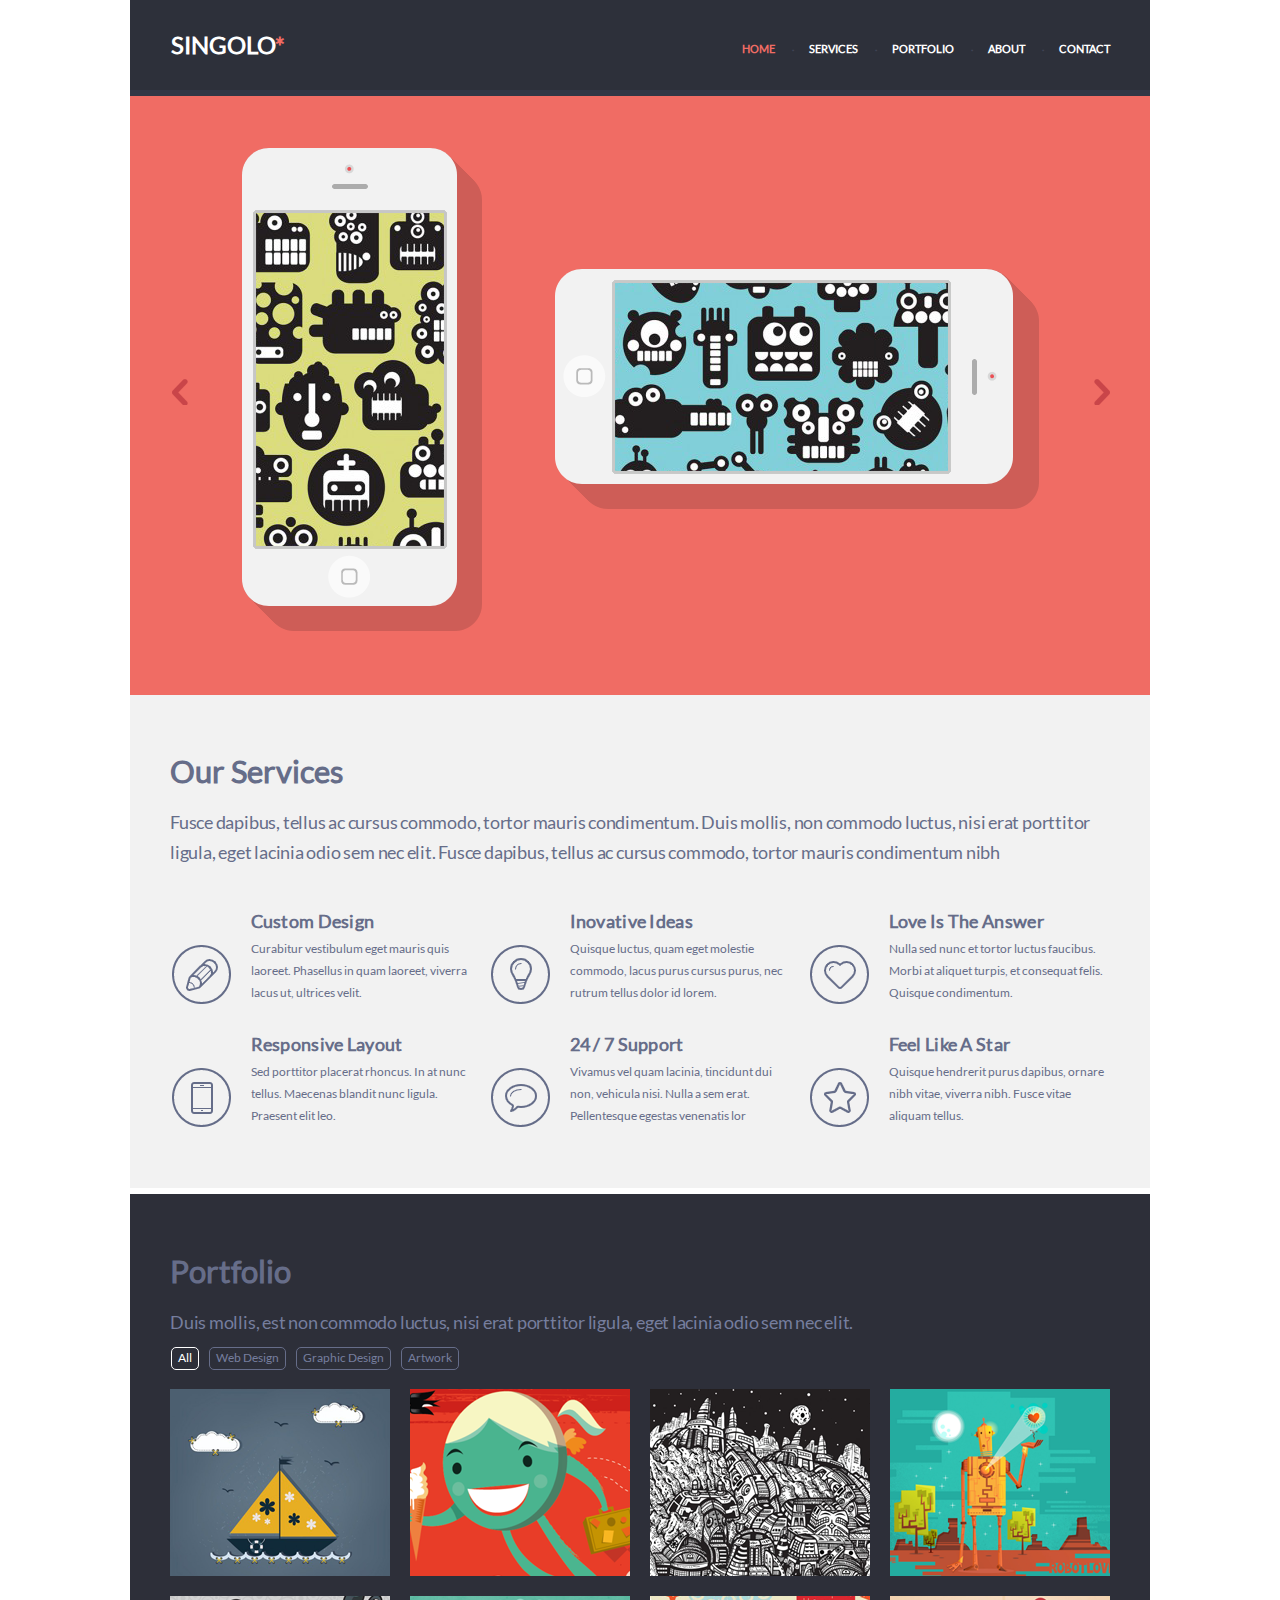
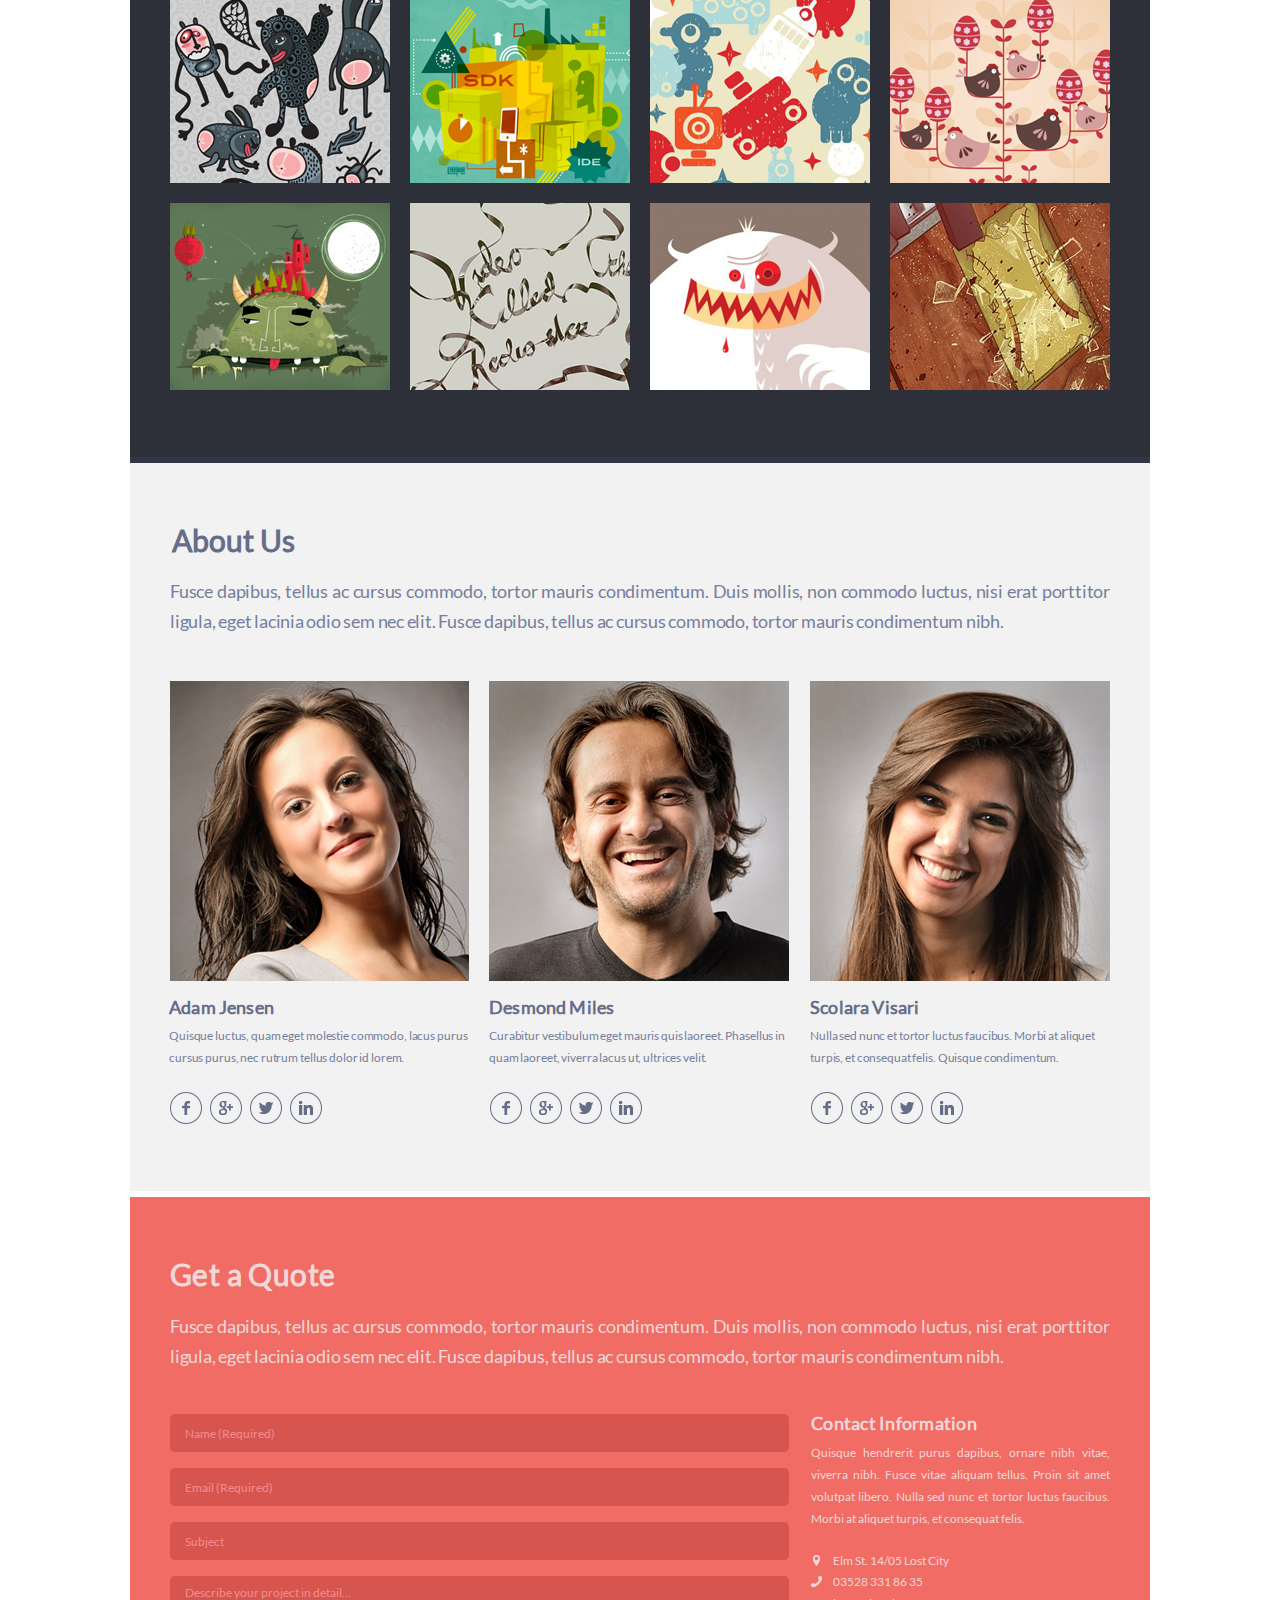
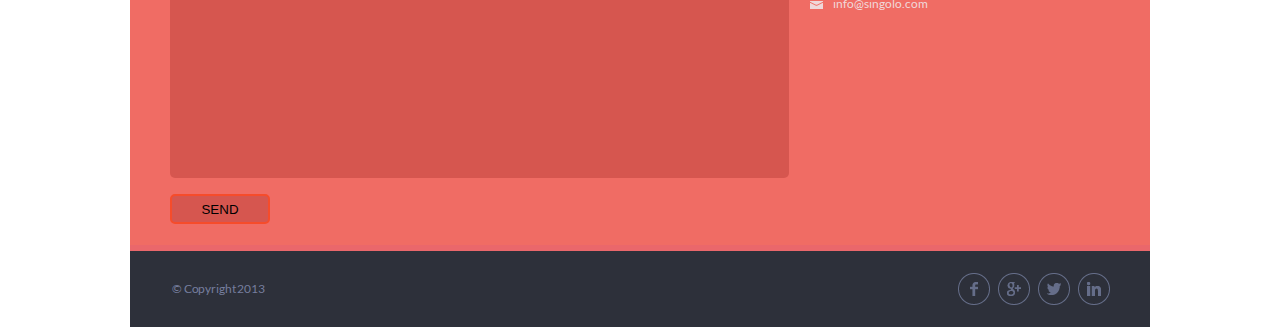
<file: index.html>
<!doctype html>
<html lang="en">
<head>
    <meta charset="UTF-8">
    <meta name="viewport" content="width=device-width, initial-scale=1">
    <meta http-equiv="X-UA-Compatible" content="ie=edge">
    <title>Singolo</title>
    <link rel="stylesheet" href="./assets/style.css">
    <link rel="stylesheet" href="./assets/fonts.css">
    <!-- <link href="https://fonts.googleapis.com/css?family=Lato&display=swap" rel="stylesheet">cсылка на шрифты -->
</head>
<body>
<div class="content-wrapper" id="content-wrapper">
    <div class="blackout_screen" id="screen"></div>
   <section id="header">
       <div class="header_container">
             <span class="hamburger" id="hamburger">
                 <span class="hamburger_line"></span>
             </span>
           <div class="header_logo" id="logo">
               <h1>Singolo</h1>
           </div>
           <ul class="header_nav" id="menu">
               <li class="header_nav-link"><a class="active" href="#header">Home</a></li>
               <li class="header_nav-link"><a href="#services">Services</a></li>
               <li class="header_nav-link"><a href="#portfolio">Portfolio</a></li>
               <li class="header_nav-link"><a href="#about_us">About</a></li>
               <li class="header_nav-link"><a href="#get_quote">Contact</a></li>
           </ul>
       </div>
       <header class="header">


    </header>
    <section class="slider_block">
        <div class="slider ">
            <div class="slides_container" id="slidesContainer">
                <div class="slide active">
                    <div class="iphone-left ">
                        <!--   <div id="btn_phone"></div> -->
                          <div id="display_phone_left" ></div>
                      </div>
                      <div class="iphone-right"></div>
                    <div id="display_phone_right" ></div>
                  </div>
                  <div class="slide" >
                      <img class="slide-2"  src="assets/img/Slide-2.png" alt="">
                  </div>
              </div>
              <div class="left-button" id="leftSliderBtn"></div>
              <div class="right-button" id="rightSliderBtn"></div>
             <div id="btn_phone_left"></div>
            <div id="btn_phone_right"></div>
        </div>
    </section>
   </section>
    <section class="services" id="services">
        <h2 class="services_header">Our Services</h2>
        <p class="services_description">
            Fusce dapibus, tellus ac cursus commodo, tortor mauris condimentum. Duis mollis, non commodo luctus, nisi erat porttitor
            ligula, eget lacinia odio sem nec elit. Fusce dapibus, tellus ac cursus commodo, tortor mauris condimentum nibh
        </p>
        <div class="services_block">
            <div class="content_block">
                <div class="icon pen"></div>
                <div class="services-text">
                    <h3>Custom Design</h3>
                    <p>
                        Curabitur vestibulum eget mauris quis <br>
                        laoreet. Phasellus in quam laoreet, viverra <br>
                        lacus ut, ultrices velit.
                    </p>
                </div>
            </div>
            <div class="content_block">
                <div class="icon light_bulb"></div>
                <div class="services-text">
                    <h3>Inovative Ideas</h3>
                    <p>
                        Quisque luctus, quam eget molestie <br>
                        commodo, lacus purus cursus purus, nec <br>
                        rutrum tellus dolor id lorem.
                    </p>
                </div>
            </div>
            <div class="content_block">
                <div class="icon heart"></div>
                <div class="services-text">
                    <h3>Love Is The Answer</h3>
                    <p>
                        Nulla sed nunc et tortor luctus faucibus. <br>
                        Morbi at aliquet turpis, et consequat felis. <br>
                        Quisque condimentum.
                    </p>
                </div>
            </div>
            <div class="content_block">
                <div class="icon phone"></div>
                <div class="services-text">
                    <h3>Responsive Layout</h3>
                    <p>
                        Sed porttitor placerat rhoncus. In at nunc <br>
                        tellus. Maecenas blandit nunc ligula. <br>
                        Praesent elit leo.
                    </p>
                </div>
            </div>
            <div class="content_block">
                <div class="icon support"></div>
                <div class="services-text">
                    <h3>24 / 7 Support</h3>
                    <p>
                        Vivamus vel quam lacinia, tincidunt dui <br>
                        non, vehicula nisi. Nulla a sem erat. <br>
                        Pellentesque egestas venenatis lor
                    </p>
                </div>
            </div>
            <div class="content_block">
                <div class="icon star"></div>
                <div class="services-text">
                    <h3>Feel Like A Star</h3>
                    <p>
                        Quisque hendrerit purus dapibus, ornare <br>
                        nibh vitae, viverra nibh. Fusce vitae <br>
                        aliquam tellus.
                    </p>
                </div>
            </div>
        </div>
    </section>
    <section class="portfolio_block" id="portfolio">
        <div class="portfolio_content">
            <h2 class="portfolio_header">Portfolio</h2>
            <p class="portfolio_description">Duis mollis, est non commodo luctus, nisi erat porttitor ligula,
                eget lacinia odio sem nec elit.</p>
        </div>
        <nav class="button_block" >
            <div class="portfolio_btn_wrapper" id="portfolio_button">
                <button class="button_portfolio active" type="button">All</button>
                <button class="button_portfolio" type="button">Web Design</button>
                <button class="button_portfolio" type="button">Graphic Design</button>
                <button class="button_portfolio" type="button">Artwork</button>
            </div>
        </nav>
        <div class="portfolio_icon_block" id="content_icon">
            <div class="icon_block"><img src="./assets/img/image1.png" alt=""></div>
            <div class="icon_block"><img src="./assets/img/image2.png" alt=""></div>
            <div class="icon_block"><img src="./assets/img/image3.png" alt=""></div>
            <div class="icon_block"><img src="./assets/img/image4.png" alt=""></div>
            <div class="icon_block"><img src="./assets/img/image5.png" alt=""></div>
            <div class="icon_block"><img src="./assets/img/image6.png" alt=""></div>
            <div class="icon_block"><img src="./assets/img/image7.png" alt=""></div>
            <div class="icon_block"><img src="./assets/img/image8.png" alt=""></div>
            <div class="icon_block"><img src="./assets/img/image9.png" alt=""></div>
            <div class="icon_block"><img src="./assets/img/image10.png" alt=""></div>
            <div class="icon_block"><img src="./assets/img/image11.png" alt=""></div>
            <div class="icon_block"><img src="./assets/img/image12.png" alt=""></div>
        </div>
    </section>
    <section class="about_us_block " id="about_us">
        <div class="header_about">
            <h2 class="about_us_header">About Us</h2>
            <p class="about_us_description">Fusce dapibus, tellus ac cursus commodo, tortor mauris condimentum.
                Duis mollis, non commodo luctus, nisi erat porttitor ligula,
                eget lacinia odio sem nec elit. Fusce dapibus, tellus ac cursus commodo,
                tortor mauris condimentum nibh.</p>
        </div>
        <div class="about_us_contact">
            <div class="about_us_content Jensen">
                <div class="icon_Adam_Jensen"></div>
                <div class="about_text">
                    <h3>Adam Jensen</h3>
                    <p>Quisque luctus, quam eget molestie commodo, lacus purus cursus purus, nec rutrum tellus dolor id lorem. </p>
                </div>
                <div class="social_networks">
                    <div class="icon_facebook"></div>
                    <div class="icon_google"></div>
                    <div class="icon_twitter"></div>
                    <div class="icon_linkedIn"></div>
                </div>
            </div>
            <div class="about_us_content Desmond">
                <div class="icon_desmond_miles"></div>
                <div class="about_text" >
                    <h3>Desmond Miles</h3>
                    <p>Curabitur vestibulum eget mauris quis laoreet. Phasellus in quam laoreet, viverra lacus ut, ultrices velit.</p>
                </div>
                <div class="social_networks">
                    <div class="icon_facebook"></div>
                    <div class="icon_google"></div>
                    <div class="icon_twitter"></div>
                    <div class="icon_linkedIn"></div>
                </div>
            </div>
            <div class="about_us_content">
                <div class="icon_scolara_visari"></div>
                <div class="about_text">
                    <h3>Scolara Visari</h3>
                    <p>Nulla sed nunc et tortor luctus faucibus. Morbi at aliquet turpis, et consequat felis. Quisque condimentum.</p>
                </div>
                <div class="social_networks">
                    <div class="icon_facebook"></div>
                    <div class="icon_google"></div>
                    <div class="icon_twitter"></div>
                    <div class="icon_linkedIn"></div>
                </div>
            </div>
        </div>
    </section>
    <section class="get_quote" id="get_quote">
<div class="get_quote_wrapper">
    <div class="get_quote__content">

            <h1 class="get_heading">Get a Quote</h1>
            <p class="get_description">
                Fusce dapibus, tellus ac cursus commodo, tortor mauris condimentum.
                Duis mollis, non commodo luctus, nisi erat porttitor ligula, eget lacinia odio sem nec elit.
                Fusce dapibus, tellus ac cursus commodo,
                tortor mauris condimentum nibh.
            </p>

    </div>
  <div class="contact_form">
      <div class="block_form">
          <form method="post" id="contactForm" >
              <input type="text" name="name" placeholder="Name (Required)" required>
              <input type="email" name="email" placeholder="Email (Required)" required>
              <input type="text" name="subject" id="subject" placeholder="Subject">
              <textarea name="message" id="describe" placeholder="Describe your project in detail..." ></textarea>
              <button class="button" type="submit" id="blockFormBtn">SEND</button>
          </form>
          <div id="message_block" class="hidden">
              <div id="message" >
              <p>The letter was sent</p>
              <p>Subject:<span id="subject_result"></span></p>
              <p>Description:<span id="describe_result"></span></p>
              <button class="button" type="button" id="close_btn">close</button>
              </div>
          </div>
      </div>
      <div class="contact_information">
          <h2 class="contact_header">Contact Information</h2>
          <p class="contact_description">
              Quisque hendrerit purus dapibus, ornare nibh vitae,
              viverra  nibh. Fusce vitae aliquam tellus. Proin sit amet volutpat libero.
              Nulla sed nunc et tortor luctus faucibus. Morbi at aliquet turpis,
              et consequat felis.</p>
          <div class="location">
              <div class="location_icon"></div>
              <p>Elm St. 14/05 Lost City</p></div>
          <div class="phone_number">
              <div class="phone_icon"></div>
              <a class="phone" href="tel:035283318635">03528 331 86 35</a>
          </div>
          <div class="mail">
              <div class="email_icon"></div>
              <a class="email" href="mailto:info@singolo.com">info@singolo.com</a>
          </div>
     </div>

    </div>
</div>
    </section>
<footer id="footer">
    <div class="footer_wrapper">
    <div class="copyright">&copy; Copyright 2013</div>
    <div class="Social_Media">
        <div class="social_facebook"></div>
        <div class="social_google"></div>
        <div class="social_twitter"></div>
        <div class="social_linkedIn"></div>
    </div>
    </div>
</footer>
    <script src="script.js"></script>
</div>
</body>
</file>
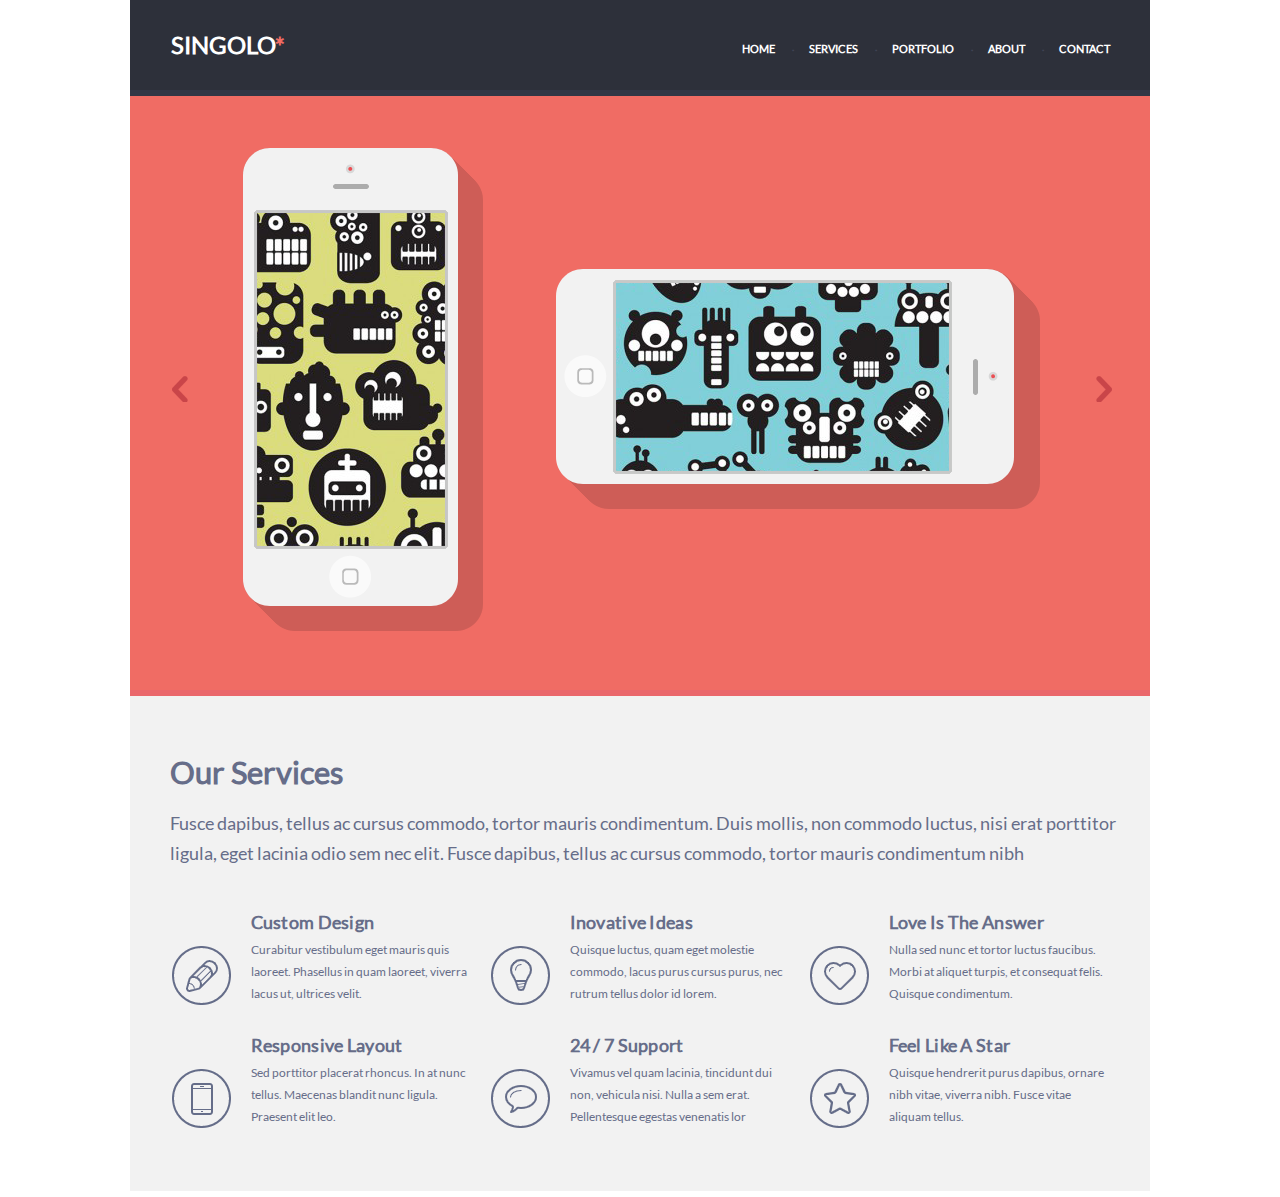
<file: singolo1.html>
<!doctype html>
<html lang="en">
<head>
    <meta charset="UTF-8">
    <meta name="viewport"
          content="width=device-width, user-scalable=no, initial-scale=1.0, maximum-scale=1.0, minimum-scale=1.0">
    <meta http-equiv="X-UA-Compatible" content="ie=edge">
    <title>Singolo</title>
    <link rel="stylesheet" href="./assets/singolo1.css">
    <link rel="stylesheet" href="./assets/fonts.css">
   <!-- <link href="https://fonts.googleapis.com/css?family=Lato&display=swap" rel="stylesheet">cсылка на шрифты -->
</head>
<body>
<div class="content-wrapper">
    <header class="header">
        <div class="header_logo">
            <h1>Singolo</h1>
        </div>
        <ul class="header_nav">
            <li class="header_nav-link"><a href="#">Home</a></li>
            <li class="header_nav-link"><a href="#services">Services</a></li>
            <li class="header_nav-link"><a href="#">Portfolio</a></li>
            <li class="header_nav-link"><a href="#">About</a></li>
            <li class="header_nav-link"><a href="#">Contact</a></li>
        </ul>
    </header>
    <section class="slider">
        <div class="left-button"></div>
        <div class="iphone-left"></div>
        <div class="iphone-right"></div>
        <div class="right-button"></div>
    </section>
    <section class="services" id="services">
        <h2 class="services_header">Our Services</h2>
        <p class="services_description">
            Fusce dapibus, tellus ac cursus commodo, tortor mauris condimentum. Duis mollis, non commodo luctus, nisi erat porttitor <br>
            ligula, eget lacinia odio sem nec elit. Fusce dapibus, tellus ac cursus commodo, tortor mauris condimentum nibh
        </p>
        <div class="services_block">
            <div class="content_block">
                <div class="icon pen"></div>
                <div class="services-text">
                    <h3>Custom Design</h3>
                    <p>
                        Curabitur vestibulum eget mauris quis <br>
                        laoreet. Phasellus in quam laoreet, viverra <br>
                        lacus ut, ultrices velit.
                    </p>
                </div>
            </div>
            <div class="content_block">
                <div class="icon light_bulb"></div>
                <div class="services-text">
                    <h3>Inovative Ideas</h3>
                    <p>
                        Quisque luctus, quam eget molestie <br>
                        commodo, lacus purus cursus purus, nec <br>
                        rutrum tellus dolor id lorem.
                    </p>
                </div>
            </div>
            <div class="content_block">
                <div class="icon heart"></div>
                <div class="services-text">
                    <h3>Love Is The Answer</h3>
                    <p>
                        Nulla sed nunc et tortor luctus faucibus. <br>
                        Morbi at aliquet turpis, et consequat felis. <br>
                        Quisque condimentum.
                    </p>
                </div>
            </div>
            <div class="content_block">
                <div class="icon phone"></div>
                <div class="services-text">
                    <h3>Responsive Layout</h3>
                    <p>
                        Sed porttitor placerat rhoncus. In at nunc <br>
                        tellus. Maecenas blandit nunc ligula. <br>
                        Praesent elit leo.
                    </p>
                </div>
            </div>
            <div class="content_block">
                <div class="icon support"></div>
                <div class="services-text">
                    <h3>24 / 7 Support</h3>
                    <p>
                        Vivamus vel quam lacinia, tincidunt dui <br>
                        non, vehicula nisi. Nulla a sem erat. <br>
                        Pellentesque egestas venenatis lor
                    </p>
                </div>
            </div>
            <div class="content_block">
                <div class="icon star"></div>
                <div class="services-text">
                    <h3>Feel Like A Star</h3>
                    <p>
                        Quisque hendrerit purus dapibus, ornare <br>
                        nibh vitae, viverra nibh. Fusce vitae <br>
                        aliquam tellus.
                    </p>
                </div>
            </div>
        </div>
    </section>
</div>
</body>
</file>
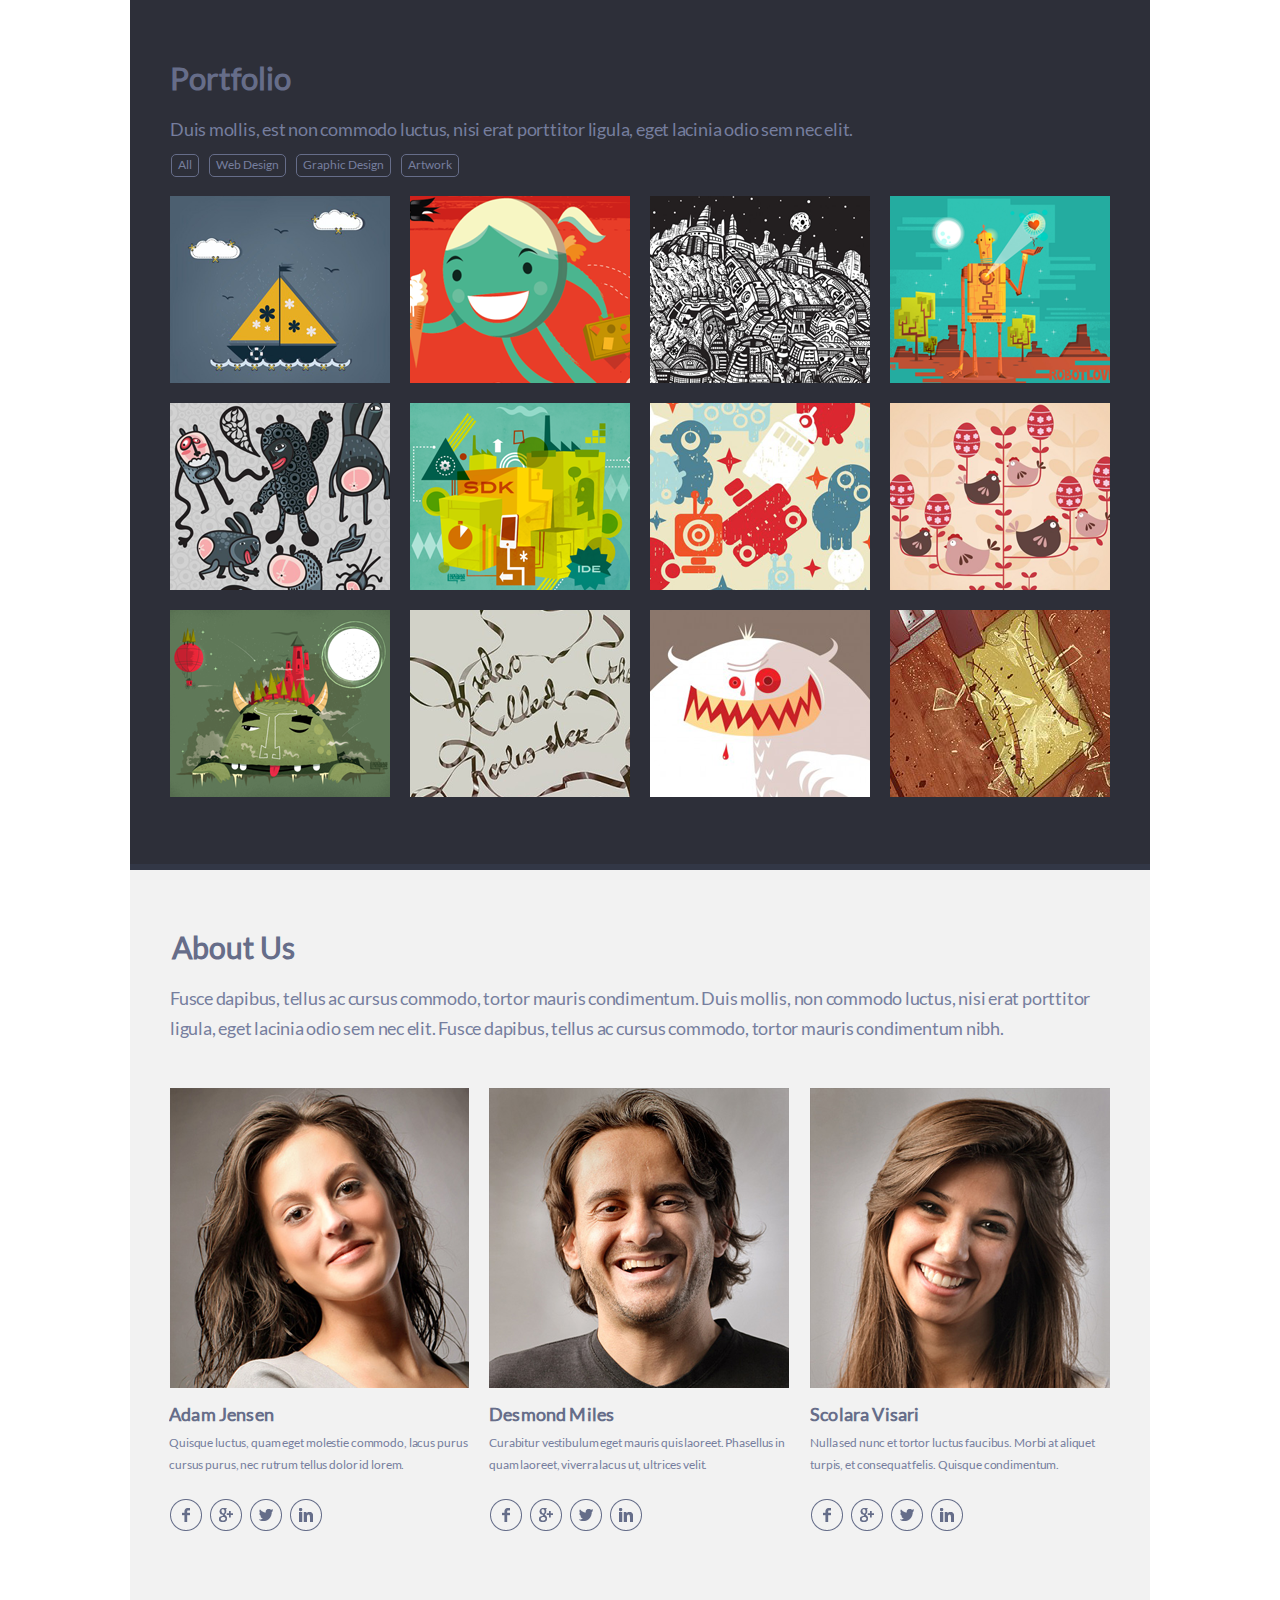
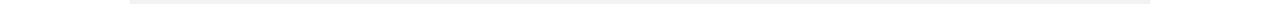
<file: singolo2.html>
<!doctype html>
<html lang="en">
<head>
    <meta charset="UTF-8">
    <meta name="viewport"
          content="width=device-width, user-scalable=no, initial-scale=1.0, maximum-scale=1.0, minimum-scale=1.0">
    <meta http-equiv="X-UA-Compatible" content="ie=edge">
    <title>Singolo</title>
    <link rel="stylesheet" href="./assets/singolo2.css">
    <link rel="stylesheet" href="./assets/fonts.css">
   <!-- <link href="https://fonts.googleapis.com/css?family=Lato&display=swap" rel="stylesheet">cсылка на шрифты -->
</head>
<body>
<div class="content-wrapper">

    <section class="portfolio_block">
        <div class="portfolio_content">
            <h2 class="portfolio_header">Portfolio</h2>
            <p class="portfolio_description">Duis mollis, est non commodo luctus, nisi erat porttitor ligula,
                eget lacinia odio sem nec elit.</p>
            </div>
<nav class="button_block">
    <ul class="button_portfolio">
        <li class="button_content all">All</li>
        <li class="button_content web_design">Web Design</li>
        <li class="button_content ">Graphic Design</li>
        <li class="button_content">Artwork</li>
    </ul>
</nav>
        <div class="portfolio_icon_block">
            <div class="content_icon_1 icon_block"></div>
            <div class="content_icon_2 icon_block"></div>
            <div class="content_icon_3 icon_block"></div>
            <div class="content_icon_4 icon_block"></div>
            <div class="content_icon_5 icon_block"></div>
            <div class="content_icon_6 icon_block"></div>
            <div class="content_icon_7 icon_block"></div>
            <div class="content_icon_8 icon_block"></div>
            <div class="content_icon_9 icon_block"></div>
            <div class="content_icon_10 icon_block"></div>
            <div class="content_icon_11 icon_block"></div>
            <div class="content_icon_12 icon_block"></div>
        </div>
    </section>
    <section class="about_us_block ">
          <div class="header_about">
              <h2 class="about_us_header">About Us</h2>
            <p class="about_us_description">Fusce dapibus, tellus ac cursus commodo, tortor mauris condimentum.
                Duis mollis, non commodo luctus, nisi erat porttitor ligula,
                eget lacinia odio sem nec elit. Fusce dapibus, tellus ac cursus commodo,
                tortor mauris condimentum nibh.</p>
          </div>
    <div class="about_us_contact">
    <div class="about_us_content Jensen">
        <div class="icon_Adam_Jensen"></div>
        <div class="about_text">
            <h3>Adam Jensen</h3>
            <p>Quisque luctus, quam eget molestie commodo, lacus purus cursus purus, nec rutrum tellus dolor id lorem. </p>
        </div>
        <div class="social_networks">
        <div class="icon_facebook"></div>
        <div class="icon_google"></div>
        <div class="icon_twitter"></div>
        <div class="icon_linkedIn"></div>
        </div>
    </div>
    <div class="about_us_content Desmond">
        <div class="icon_desmond_miles"></div>
        <div class="about_text" >
            <h3>Desmond Miles</h3>
            <p>Curabitur vestibulum eget mauris quis laoreet. Phasellus in quam laoreet, viverra lacus ut, ultrices velit.</p>
        </div>
        <div class="social_networks">
        <div class="icon_facebook"></div>
        <div class="icon_google"></div>
        <div class="icon_twitter"></div>
        <div class="icon_linkedIn"></div>
        </div>
    </div>
    <div class="about_us_content">
        <div class="icon_scolara_visari"></div>
        <div class="about_text">
            <h3>Scolara Visari</h3>
            <p>Nulla sed nunc et tortor luctus faucibus. Morbi at aliquet turpis, et consequat felis. Quisque condimentum.</p>
        </div>
       <div class="social_networks">
           <div class="icon_facebook"></div>
        <div class="icon_google"></div>
        <div class="icon_twitter"></div>
        <div class="icon_linkedIn"></div>
       </div>
    </div>
</div>
    </section>
</div>
</body>
</file>
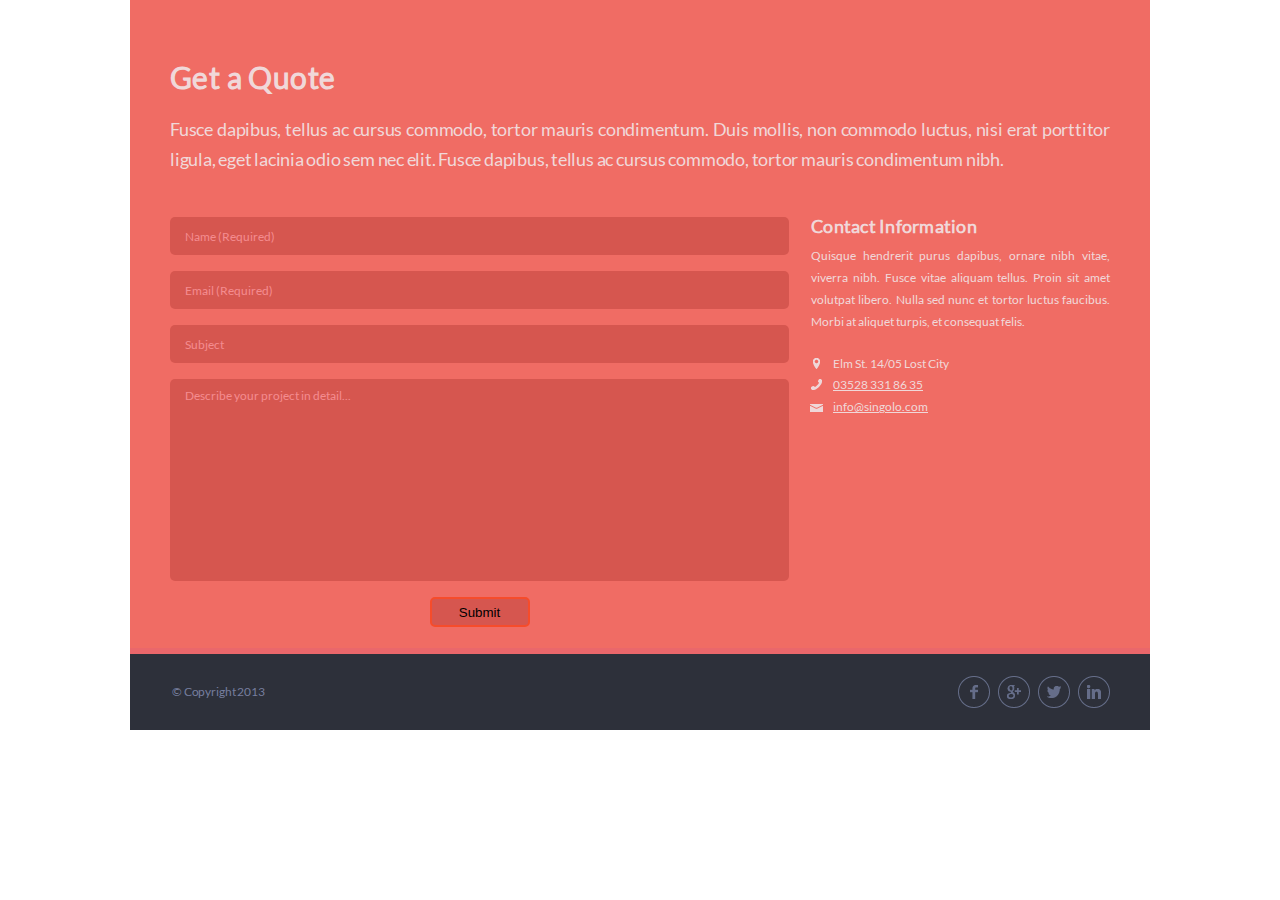
<file: singolo3.html>
<!doctype html>
<html lang="en">
<head>
    <meta charset="UTF-8">
    <meta name="viewport"
          content="width=device-width, user-scalable=no, initial-scale=1.0, maximum-scale=1.0, minimum-scale=1.0">
    <meta http-equiv="X-UA-Compatible" content="ie=edge">
    <title>Singolo</title>
    <link rel="stylesheet" href="./assets/singolo3.css">
    <link rel="stylesheet" href="./assets/fonts.css">
    <!-- <link href="https://fonts.googleapis.com/css?family=Lato&display=swap" rel="stylesheet">cсылка на шрифты -->
</head>
<body>
<div class="content-wrapper">
    <section class="get_quote">
<div class="get_quote_wrapper">
    <div class="get_quote__content">

            <h1 class="get_heading">Get a Quote</h1>
            <p class="get_description">
                Fusce dapibus, tellus ac cursus commodo, tortor mauris condimentum.
                Duis mollis, non commodo luctus, nisi erat porttitor ligula, eget lacinia odio sem nec elit.
                Fusce dapibus, tellus ac cursus commodo,
                tortor mauris condimentum nibh.
            </p>

    </div>
  <div class="contact_form">
      <div class="block_form">
          <form method="post" >
              <input type="text" name="name" placeholder="Name (Required)" required>
              <input type="email" name="email" placeholder="Email (Required)" required>
              <input type="text" name="subject" placeholder="Subject">
              <textarea name="message" placeholder="Describe your project in detail..." ></textarea>
              <button type="submit" formmethod="POST">Submit</button>
          </form>
      </div>
      <div class="contact_information">
          <h2 class="contact_header">Contact Information</h2>
          <p class="contact_description">
              Quisque hendrerit purus dapibus, ornare nibh vitae,
              viverra  nibh. Fusce vitae aliquam tellus. Proin sit amet volutpat libero.
              Nulla sed nunc et tortor luctus faucibus. Morbi at aliquet turpis,
              et consequat felis.</p>
          <div class="location">
              <div class="location_icon"></div>
              <p>Elm St. 14/05 Lost City</p></div>
          <div class="phone_number">
              <div class="phone_icon"></div>
              <a class="phone" href="tel:035283318635">03528 331 86 35</a>
          </div>
          <div class="mail">
              <div class="email_icon"></div>
              <a class="email" href="mailto:info@singolo.com">info@singolo.com</a>
          </div>
     </div>

    </div>
</div>
    </section>
<footer>
    <div class="footer_wrapper">
    <div class="copyright">&copy; Copyright 2013</div>
    <div class="Social_Media">
        <div class="social_facebook"></div>
        <div class="social_google"></div>
        <div class="social_twitter"></div>
        <div class="social_linkedIn"></div>
    </div>
    </div>
</footer>
</div>
</body>
</file>
<file: assets/style.css>
* {
    margin: 0;
    padding: 0;
    scroll-behavior: smooth;
}
.blackout_screen{
    position: fixed;
    top: 0;
    left: 0;
    width: 100%;
    height: 100%;
    align-items: center;
    justify-content: center;
    background-color: #000000a6;
    z-index: 3;
    display: none;
}
.content-wrapper {
    max-width: 1020px;
    margin: 0 auto;
}
.header {
    height:   90px ;
    background-color: #2d303a;
    border-bottom: 6px solid #323746;
    color: white;

}
.header_container{
    position:fixed;
    z-index: 101;
    max-width: 1020px;
    width: 100%;
    height:90px;
    display: flex;
    justify-content: space-between;
    align-items: center;
    background-color: #2d303a;
    overflow: hidden;
    text-overflow: ellipsis;
    border-bottom: 6px solid #323746;

}
.header_logo{
    display: flex;
    font-weight: bold;
    margin-left: 41px;
    color: white;
}
.header_logo h1 {
    position: relative;
    font-size: 24px;
    line-height: 20px;
    font-family: "Lato";
    font-weight: bold;
    text-transform: uppercase;
}
.header_logo h1::after{
    content: '*';
    color: #f06c64;

}
.header_nav{
    display: flex;
    justify-content: space-between;
    padding-right: 33px;
}
.header_nav li:not(:last-child) {

}
.header_nav-link {
    list-style-type:none;
    font-size: 11px;
    font-family: "Lato";
    font-weight: bold;
    text-transform: uppercase;
    margin: 6px 7px 0 27px;
}

.header_nav li:not(:first-child) ::before{
    content:".";
    position: absolute;
    color: #404455;
    margin: -2px -17px;
}
a{
    color: white;
    text-decoration: none;

}
a.active {
    color: #f06c64;
}
/* SLIDER START*/
.slider_block{
    width: 100%;
}
.slider {
    height: 599px;
    position: relative;
    overflow: hidden;
    display: flex;
    top: 50%;
    left: 50%;
    width: 100%;
    text-align: center;
    transform: translate(-50%, 0%);
}

.slides_container {
    position: relative;
    width: 100%;
    overflow: hidden;
    background: #f06c64;

}
.slide {
    position: absolute;
    left: 0;
    width: 100%;
    height: 594px;
    justify-content: center;
    align-items: center;
    display: none;
    animation: 0.5s ease-in-out;
    margin: 0 auto;
}
.slide-2{
    width: 100%;
    height: 100%;
    background: #648BF0;
    border-bottom:6px solid #648BF0}
.slide.active {
    display:block;
    position: absolute;
}
.left-button{
    position: absolute;
    left: 42px;
    top: calc(50% - 17px);
    background-image: url('./img/chev1.png') ;
    height: 26px;
    width: 16px;
}
.left-button:hover {
    cursor:pointer;
    -webkit-transform: scale(1.2);
    -ms-transform: scale(1.2);
    transform: scale(1.2);
}
.right-button{
    position: absolute;
    right: 40px;
    top: calc(50% - 17px);
    background-image: url('./img/chev.png') ;
    height: 26px;
    width: 16px;
}
.right-button:hover {
    cursor:pointer;
    -webkit-transform: scale(1.2);
    -ms-transform: scale(1.2);
    transform: scale(1.2);
}
.iphone-left {
    background-image: url("./img/iphone-left.png") ;
    background-repeat: no-repeat;
    width: 546px;
    height: 488px;
    margin: 52px 0 0 112px;
    position: absolute;

}
#btn_phone_left{
    position: absolute;
    width: 43px;
    height: 43px;
    border-radius: 50%;
    /*   margin: 409px 0 0 86px;*/
      margin: 461px 0 0 199px;
}
.displayPhone_left{
    width: 188px;
    height: 333px;
    position: absolute;
    margin: 65px 0 0 14px;
    background: black;
}
.iphone-right{
    background-image: url("./img/iphone-right.png");
    background-repeat: no-repeat;
    width: 546px;
    height: 488px;
    margin: 173px 0 0 425px;
    position: absolute;
}
#btn_phone_right{
    position: absolute;
    width: 43px;
    height: 43px;
    border-radius: 50%;
    margin: 259px 0 0 433px;
}
.displayPhone_right{
    width:333px;
    height: 188px;
    position: absolute;
    margin: 187px 0 0 485px;
    background: black;
}

.to-left {
    animation-name: left;
}

.from-right {
    animation-name: right;
}

.to-right {
    animation-name: right;
    animation-direction: reverse;
}

.from-left {
    animation-name: left;
    animation-direction: reverse;
}

@keyframes left {
    from {
        left: 0;
    }
    to {
        left: -100%;
    }
}

@keyframes right {
    from {
        left: 100%;
    }
    to {
        left: 0;
    }
}

.services{
    width: 100%;
    height: 493px;
    background: #f2f2f2;
    border-bottom: 6px solid #ffffff;

}
.services h2{
    font-family: "Lato";
    font-size: 31px;
    font-weight: 900;
    color: #666d89;
}
.services_description{
    font-family: "Lato";
    font-size: 18px;
    font-weight:300 ;
    color: #666d89 ;
    line-height: 30px;
    padding-top: 17px  ;
    margin: 0 40px;
    letter-spacing: -0.012em;

}
.services_header{
    padding-top: 57px;
    padding-left: 40px;
}
.services_block{
    display: flex;
    justify-content: center;
    flex-wrap: wrap;
}
.content_block{
    display: flex;
    align-items: end;
    width: 300px;
    margin: 46px 10px -14px 9px;
}
.services-text{
    padding-left: 20px;
}
.services-text h3{
    font-family: "Lato";
    font-size: 18px;
    font-weight: 900;
    letter-spacing: 0.3px;
    margin: -3px 0 6px ;
    color: #666d89;
}
.services-text p{
    font-family: "Lato";
    font-size: 12px;
    font-weight: 300;
    color: #666d89;
    line-height: 22px;
}
.icon.pen{
    background-image: url("./img/pen.png");
    width: 60px;
    height: 60px;
}
.icon.light_bulb{
    background-image: url("./img/lightbulb.png");
    width: 60px;
    height: 60px;
}
.icon.heart{
    background-image: url("./img/heart.png");
    width: 60px;
    height: 60px;
}
.icon.phone {
    background-image: url("./img/phone.png");
    width: 60px;
    height: 60px;
}
.icon.support{
    background-image: url("./img/bubble.png");
    width: 60px;
    height: 60px;
}
.icon.star{
    background-image: url("./img/star.png");
    width: 60px;
    height: 60px;
}
.content-wrapper {
    max-width: 1020px;
    margin: 0 auto;
}
.portfolio_block{
    height: 863px;
    background:#2d2f39;
    border-bottom: 6px solid #323746;
}
.portfolio_content{
    width: 940px;
    margin: auto;
    padding-top: 44px;
}
.portfolio_content h2{
    font-size: 31px;
    line-height: 18px;
    color: #666d89;
    font-family: "Lato";
    font-weight: 900;
    margin-top: 24px;
}
.portfolio_description{
    font-size: 18px;
    line-height: 30px;
    color: #767e9e;
    font-family: "Lato";
    font-weight: 300;
    text-align: left;
    margin-top: 27px;
    letter-spacing: -0.012em;
}
.button_block{
    width: 940px;
    margin: auto;

}
.portfolio_btn_wrapper {
    display: flex;
    justify-content: flex-start;
    list-style-type: none;
    margin-top: 10px;
}
.button_portfolio {
    font-size: 12px;
    font-family: "Lato", sans-serif;
    font-weight: 400;
    text-align: left;
    border-radius: 5px;
    background-color: #2d2f39;
    border: 1px solid #666d89;
    margin: 0 9px 19px 1px;
    padding: 2px 6px 4px 6px;
    color:#767e9e;
    outline: none;
}
#portfolio_button button{
    cursor:pointer;
}
.button_portfolio.active{

    color: white;
    border: 1px solid white;
}
.portfolio_icon_block {
    display: flex;
    justify-content: space-between;
    flex-wrap: wrap;
    width: 940px;
    margin: auto;
}
.portfolio_icon_block div:nth-child(n+13) {
    display: none;
}
.portfolio_icon_block img{
    width: 220px;
    height: 187px;}
.content_icon{
    border: 5px solid #F06C64;
    cursor:pointer;
}
.icon_block{
    margin-bottom:16px ;
}
.about_us_block{
    height: 728px;
    background: #f2f2f2;
    border-bottom: 6px solid #ffffff;
}
.header_about{
    width: 940px;
    margin: auto;
}
.about_us_header{
    font-size: 30px;
    color: #666d89;
    font-family: "Lato";
    font-weight: 900;
    text-align: left;
    padding: 59px 0 0 2px;

}
.about_us_description {
    font-size: 18px;
    line-height: 30px;
    color: #767e9e;
    font-family: "Lato";
    font-weight: 300 ;
    text-align: left;
    letter-spacing: -0.012em;
    margin-top: 18px;
    text-align: justify;
}
.about_us_contact{
    width: 940px;
    margin: auto;
    display: flex;
    justify-content: space-between;
    margin-top: 45px;
}
.about_us_content{
    width: 300px;
}
.icon_Adam_Jensen{
    background-image:url("./img/adam.png") ;
    width: 300px;
    height: 300px;
    background-repeat: no-repeat;
}
.icon_desmond_miles{
    background-image:url("./img/desmond.png") ;
    width: 300px;
    height: 300px;
    background-repeat: no-repeat;
}
.Desmond{
    margin-right: 1px;
}
.Jensen{
    margin-left: -1px;
}

.icon_scolara_visari{
    background-image:url("./img/scolara.png") ;
    width: 300px;
    height: 300px;
    background-repeat: no-repeat;
}
.about_text h3{
    font-size: 18px;
    line-height: 18px;
    color: #666d89;
    font-family: "Lato";
    font-weight: 900;
    text-align: left;
    margin-top: 17px;
    letter-spacing: 0.01em;
    white-space: nowrap;
    overflow: hidden;
}
.about_text p{
    width: 300px;
    font-size: 12px;
    line-height: 22px;
    color: #767e9e;
    font-family: "Lato";
    font-weight: 400;
    text-align: left;
    margin-top: 9px;
    letter-spacing: -0.01em;
}


.social_networks{
    display: flex;
    margin-top: 22px;
}
.social_networks div:hover{
    cursor:pointer;
    -webkit-transform: scale(1.2);
    -ms-transform: scale(1.2);
    transform: scale(1.2);
}
.icon_facebook{
    background-image: url("./img/Facebook.png") ;
    background-repeat:no-repeat;
    width: 34px;
    height: 36px;
}
.icon_google{
    background-image: url("./img/Google.png");
    background-repeat:no-repeat;
    width: 34px;
    height: 36px;
    margin-left: 6px;
}
.icon_twitter{
    background-image: url("./img/Twitter.png");
    background-repeat:no-repeat;
    width: 34px;
    height: 36px;
    margin-left: 6px;
}
.icon_linkedIn{
    background-image: url("./img/LinkedIn.png");
    background-repeat:no-repeat;
    width: 34px;
    height: 36px;
    margin-left: 6px;
}
.get_quote{
    height: 648px;
    background: #f06c64;
    border-bottom: 6px solid #ea676b;
    color: #f0d8d9;
    position: relative;
}
.get_quote_wrapper{
    width: 940px;
    margin: auto;

}
.get_quote__content{
    padding-top: 68px;
}
.get_heading{
    font-size: 30px;
    line-height: 18px;
    font-family: "Lato";
    font-weight: 900;
    text-align: left;
    letter-spacing: 0.013em;
}
.get_description{
    font-size: 18px;
    line-height: 30px;
    font-family: "Lato";
    font-weight: 300;
    margin-top: 28px;
    text-align: justify;
    letter-spacing: -0.012em;
}
.block_form{
    margin-top: 43px;
}
.contact_form{
    display: flex;
    flex-direction: row;
}
form{
    display: flex;
    flex-direction: column;
}
input{
    width: 619px;
    height: 38px;
    border: none;
    border-radius: 5px ;
    background-color: #d6564f;
    color: #f48c8f;

}


textarea{
    height: 202px;
    border: none;
    border-radius: 5px;
    background-color: #d6564f;
    resize: none
}
.button{
    width: 100px;
    height:30px;
    border:2px solid #F64C2B;
    border-radius: 5px;
    background-color: #d6564f;
    align-self: start;
    outline: none;
    transition: 0.2s;
}
.button:hover {
    background: rgb(232,95,76);
    cursor:pointer;
    -webkit-transform: scale(1.2);
    -ms-transform: scale(1.2);
    transform: scale(1.2);
}
.button:active {
    background: rgb(152,15,0);
}
input:not(:first-child),textarea,button{
    margin-top: 16px;

}
::placeholder {
    padding-left: 15px;
    padding-top: -1px;
    color: #f48c8f;
    font-size: 12px;
    line-height: 22px;
    font-family: "Lato";
    font-weight: 400;
    text-align: left;
}
textarea::placeholder{
    padding-top: 6px;
}
.contact_information{
    width: 300px;
   margin:  43px 0 0 22px;
}
.contact_header{
    font-size: 18px;
    line-height: 18px;
    font-family: "Lato";
    font-weight: 900;
    text-align: left;
    letter-spacing: 0.014em;
}
.contact_description{
    font-size: 12px;
    line-height: 22px;
    font-family: "Lato";
    font-weight: 400;
    margin-top: 10px;
    text-align: justify;
}
.location{
    font-size: 12px;
    line-height: 22px;
    font-family: "Lato";
    font-weight: 400;
    text-align: left;
    display: flex;
    align-items: center;
    margin: 20px 0 0 2px;
}
.location_icon{
    background-image: url("./img/location.png");
    background-repeat:no-repeat;
    width: 13px;
    height: 13px;
}
.location p{
    margin-left: 7px;
}
.phone_number{
    display: flex;
    align-items: center;
    margin-top: -1px;
}
.phone_number a{
    margin-left: 9px;
}
.phone{
    font-size: 12px;
    line-height: 22px;
    font-family: "Lato";
    font-weight: 400;
    text-align: left;
    color: #f0d8d9;
}
.phone_icon{
    background-image: url("./img/phone2.png");
    background-repeat:no-repeat;
    width: 13px;
    height: 13px;
}
.mail{
    display: flex;
    align-items: center;
}
.mail a{
    margin-left: 10px;
}
.email{
    font-size: 12px;
    line-height: 22px;
    font-family: "Lato";
    font-weight: 400;
    text-align: left;
    color: #f0d8d9;
}
.email_icon{
    background-image: url("./img/mail.png");
    background-repeat:no-repeat;
    width: 13px;
    height: 13px;
    margin: 6px 0 0 -1px;
}
.contact_information a:hover{
    cursor:pointer;
    color: #f0d8d9;
}
footer{
    height: 76px;
    background-color: #2d303a;
}
.footer_wrapper{
    width: 940px;
    margin: auto;
    display: flex;
    justify-content: space-between;
    align-items: center;
}
.copyright{
    font-size: 12px;
    line-height: 22px;
    font-family: "Lato";
    font-weight: 400;
    text-align: left;
    color: #767e9e;
    padding: 19px 0 0 2px;
    letter-spacing: -0.012em;
}
.Social_Media{
    display: flex;
    flex-direction: row;
    margin: 21px -1px 0 0;
}
.social_facebook{
    background-image: url("./img/Facebook.png") ;
    background-repeat:no-repeat;
    width: 34px;
    height: 36px;
}
.social_google{
    background-image: url("./img/Google.png");
    background-repeat:no-repeat;
    width: 34px;
    height: 36px;
    margin-left: 6px;
}
.social_twitter{
    background-image: url("./img/Twitter.png");
    background-repeat:no-repeat;
    width: 34px;
    height: 36px;
    margin-left: 6px;
}
.social_linkedIn{
    background-image: url("./img/LinkedIn.png");
    background-repeat:no-repeat;
    width: 34px;
    height: 36px;
    margin-left: 6px;
}
.social_google:hover {
     cursor:pointer;
     -webkit-transform: scale(1.2);
     -ms-transform: scale(1.2);
     transform: scale(1.2);
 }
.social_facebook:hover {
    cursor:pointer;
    -webkit-transform: scale(1.2);
    -ms-transform: scale(1.2);
    transform: scale(1.2);
}
.social_twitter:hover {
    cursor:pointer;
    -webkit-transform: scale(1.2);
    -ms-transform: scale(1.2);
    transform: scale(1.2);
}
.social_linkedIn:hover {
    cursor:pointer;
    -webkit-transform: scale(1.2);
    -ms-transform: scale(1.2);
    transform: scale(1.2);
}
#message_block{
    width: 100%;
    height: 100%;
    position: absolute;
    left: 0;
    top: 0;
    background: #0008;
}
#message_block.hidden{
    display:none ;
}
#message{
    width: 600px;
    height: 336px;
    background: #767e9e;
    border-radius: 95px;
    position: absolute;
    top: 30%;
    left: 20%;
    text-align: center;
    font-size: 24px;
    line-height: 32px;
    font-family: "Lato";
}
#message p {
    margin-top: 33px;
}
#close_btn{
    margin-top: 46px;}
#header,
#portfolio,
#about_us,
#get_quote,
#services {
    scroll-margin-top:90px;
}
.hamburger{
    position: relative;
    display: inline-block;
    width: 25px;
    height: 20px;
    display: none;
}
.hamburger_line{
    position: absolute;
    display: inline-block;
    width: 25px;
    height: 2.4px;
    background: white;
    border-radius: 5px;
    top: calc(50% - 1.2px);
}
.hamburger::before{
    content: '';
    position: absolute;
    display: inline-block;
    width: 25px;
    height: 2.4px;
    top: 0;
    background: white;
    border-radius: 5px;
}
.hamburger::after{
    content: '';
    position: absolute;
    display: inline-block;
    width: 25px;
    height: 2.4px;
    bottom: 0;
    background: white;
    border-radius: 5px;
}
@media (max-width: 1019px) {
    .header_container, .content-wrapper {
        max-width: 768px;
    }
    .slider, .slide {
        height: 447px;
    }

    .iphone-left {
        width: 180px;
        height: 364px;
        background-size: contain;
    }
    #btn_phone_left{
        width: 30px;
        height: 30px;
        margin: 360px 0 0 176px;
    }
    .displayPhone_left{
        width: 142px;
        height: 251px;
        margin: 48px 0 0 10px;
    }
    .iphone-right {
        width: 364px;
        height:180px;
        background-size: contain;
        margin: 130px 0 0 324px;
    }
    #btn_phone_right{
        width: 30px;
        height: 30px;
        margin: 196px 0 0 330px;
    }
.displayPhone_right{
    width: 251px;
    height: 142px;
    margin: 140px 0 0 368px;
}
    .button_block,
    .portfolio_block,
    .portfolio_content,
    .header_about,
    .footer_wrapper,
    .get_quote_wrapper,
    .get_quote__content,
    input {
        width: 100%
    }
    .services{
        height: 100%;
    }
    .services_description{
        margin: 0 40px;
        letter-spacing: normal;

    }
    .services_block{
        margin-bottom: 60px;
    }
    .content_block{
        width: calc(44% - 3px);
        margin-bottom: 5px;
    }
     .portfolio_block{
        height: 100%;
     }
     .portfolio_content{
         width: calc(100% - 40px);
     }
     .button_block{
         width: calc(100% - 77px);
     }
    .portfolio_icon_block {
        width: calc(100% - 77px);
        margin-bottom: 34px;
    }
    .icon_block {
       width: 31%;
    }
    .about_us_contact {
        width: 100%;

    }
    .about_us_header{
        margin: 0 40px;
    }
    .about_us_description {
        margin: 14px 40px 0;
    }
    .about_us_contact
    {
        width: calc(100% - 40px);
        margin-left: 36px;
    }
    .icon_desmond_miles,
    .icon_Adam_Jensen,
    .icon_scolara_visari{
        width: 100%;
        height: 218px;
        background-size: contain;
    }
    .about_text p{
        width: calc(100% - 11px);
    }
    .get_heading{
       margin: 0 40px;
}
    .get_description{
        margin: 28px 40px 0 40px;
    }
    .contact_form{
        margin: 0 40px 40px;
    }
    .block_form{
        width: calc(100% - 85px);
    }
    .get_quote{
        height: 100%;
    }
    .copyright{
        margin-left: 40px;
    }
    .Social_Media{
        margin-right: 40px;
    }
    #message{
        width:calc(100% - 435px);
        height: calc(100% - 375px);
        top: 26%;
        left: 29%;
    }
}

@media (max-width: 767px) {
    .header_container, .content-wrapper {
        max-width: 375px;
    }
    .hamburger{
        display: block;
    }
    .button_block,
    .portfolio_block,
    .portfolio_content,
    .header_about,
    .footer_wrapper,
    .get_quote_wrapper,
    .get_quote__content,
    .content_block,
    input {
        width: 100%
    }
    .slider, .slide {
        height: 218px;
    }
    .iphone-left {
        width: 88px;
        height: 177px;
        background-size: contain;
        margin: 14px 0 0 53px;
    }
    #btn_phone_left{
        width: 15px;
        height: 15px;
        margin: 164px 0 0 84px;
    }
    .displayPhone_left{
        width: 71px;
        height: 123px;
        margin: 23px 0 0 4px;
    }
    .left-button{
        left: 13px;
    }
    .iphone-right {
        width: 177px;
        height: 88px;
        background-size: contain;
        margin: 61px 0 0 165px;
    }
    #btn_phone_right{
        width: 15px;
        height: 15px;
        margin: 93px 0 0 168px;
    }
    .displayPhone_right{
        width:123px;
        height: 71px;
        margin: 66px 0 0 186px;
    }
    .right-button{
        right: 9px;
    }
     .services{
        padding-bottom: 20px;
      }
    .services_block{
        margin: 0 40px;
        display: flex;
        flex-direction: column;
    }
    .services_description{
        letter-spacing: -0.012em;
        text-align: justify;
        word-spacing: -2px;
    }
    .portfolio_content{
        margin: 0;
    }
    .portfolio_header{
        margin: 24px 0 0 30px;
    }
    .portfolio_description{
        margin: 27px 30px 0 30px;
    }
    .portfolio_btn_wrapper{
        margin: 10px 0 0 30px;
    }
    .portfolio_icon_block {
        width: calc(100% - 60px);
    }
    .icon_block {
        width: 47%;
    }
    .portfolio_icon_block img {
        width: 100%;
        height: 100%;
    }
    .about_us_block{
        height: 100%;
    }
    .about_us_contact{
        display: flex;
        flex-direction: column;
        align-items: center;
    }
    .icon_desmond_miles,
    .icon_Adam_Jensen,
    .icon_scolara_visari{
        width: 300px;
        height: 300px;
        background-size: contain;
    }
    .about_us_content{
        width: auto;
        margin-bottom: 40px;
    }
    .contact_form{
        margin: 0 30px 42px;
        display: flex;
        flex-direction: column;
    }
    .block_form{
        width: 100%;
        margin-top: 43px;
    }
    .contact_information{
        width: 100%;
        margin: 30px 0 0 0;
    }
    .button{
        width: 100%;
        height: 50px;
    }
    .copyright{
        display: none;
    }
    .Social_Media{
        margin: auto;
        margin-top: 21px;
    }
    #message{
        top: 58%;
        left: 20%;
        width: 233px;
        height: 168px;
        font-size: 12px;
        line-height: 33px;
        border-radius: 61px;
    }
    #message p{
        margin-top: auto;
    }
    #close_btn{
        width: 90px;
        height: 33px;
        margin-top: 11px;
    }
    .header_nav{
        position: fixed;
        top: 0;
        left: -100%;
        background: #2d303a;
        margin: auto;
        width: 278px;
        height: 100%;
        padding-right: 0;
        flex-direction: column;
        justify-content: center;
        transition: all 0.3s;
        z-index: 6;
    }
    .header_nav.activeHamburger {
        left: calc((100% - 375px) / 2);
        transition: all 0.3s;
        z-index: 6;
    }
    .header_nav-link{
        line-height: 29px;
        font-size: 24px;
        font-family: "Lato";
        margin: 0 0 27px 71px;
    }
    .header_nav li:not(:first-child) ::before{
        content:"";
        position: absolute;
        color: #404455;
        margin: 0;
    }
    .hamburger{
        display: block;
        position: fixed;
        margin: 0 0 0 20px;
        z-index: 10;
        transition: all 0.3s;
    }
    .hamburger.activeHamburger{
        transform: rotate(90deg);
        transition: all 0.3s;
    }
    .header_logo{
        margin: auto;
    }
    .header,
    .header_container{
        height: 71px;
    }
    #header,
    #portfolio,
    #about_us,
    #get_quote,
    #services {
        scroll-margin-top:71px;
    }
    .blackout_screen.activeHamburger{
        display: block;
    }
    .header_logo.activeHamburger{
        margin-left: 92px;
        z-index: 8;
    }
    .button:hover {
        cursor: pointer;
        -webkit-transform: scale(1);
        transform: scale(1);
    }
}
@media (max-width: 374px) {
    .header_container, .content-wrapper {
        max-width: 320px;
    }
    .slider, .slide {
        height: 205px;
    }
    .iphone-left {
        width: 88px;
        height: 156px;
        margin: 22px 0 0 41px;
    }
    .iphone-right {
        width: 156px;
        height: 88px;
        background-size: contain;
        margin: 64px 0 0 135px;
    }
    .displayPhone_left {
        width: 62px;
        height: 108px;
        margin: 21px 0 0 4px;
    }
    .displayPhone_right {
        width: 108px;
        height: 61px;
        margin: 68px 0 0 154px;
    }
    #btn_phone_left {
        margin: 153px 0 0 69px;
    }
    #btn_phone_right {
        width: 15px;
        height: 15px;
        margin: 92px 0 0 137px;
    }
    .services_header{
        padding-left:20px;
    }
    .services_description{
        margin: 0 20px;
    }
    .services_block {
        margin: 0 20px;
    }.services-text {
         padding-left: 8px;
     }
     .portfolio_header {
         margin: 24px 0 0 20px;
     }
    .portfolio_description {
        margin: 27px 20px 0 20px;
    }
    .portfolio_btn_wrapper {
        margin: 10px 0 0 13px;
    }
    .portfolio_icon_block {
        width: calc(100% - 33px);
    }
    .icon_block {
        width: 48%;
        margin-bottom: 11px;
    }
    .about_us_header {
        margin: 0px 20px;
    }
    .about_us_description {
        margin: 14px 20px 0;
    }
    .about_us_contact {
        margin-left: 20px;
    }
    .icon_desmond_miles,
    .icon_Adam_Jensen,
    .icon_scolara_visari {
        width: 280px;
    }
    .get_heading {
        margin: 0 20px;
    }
    .get_description {
        margin: 28px 20px 0 20px;
    }
    .contact_form {
        margin: 0 20px 42px;
    }
    .button:hover {
        cursor: pointer;
        -webkit-transform: scale(1);
        transform: scale(1);
    }
    #message {
        left: 14%;
    }
}
</file>
<file: assets/fonts.css>
@font-face{

    font-family: 'Lato';

    src: url('./fonts/Lato.ttf') format('truetype');
}
</file>
<file: assets/singolo1.css>
* {
    margin: 0;
    padding: 0;

}

.content-wrapper {
    max-width: 1020px;
    margin: 0 auto;
}
.header {
  height:   90px ;
 background-color: #2d303a;
 border-bottom: 6px solid #323746;
    color: white;
 display: flex;
 justify-content: space-between;
    align-items: center;
}
.header_logo{
    font-weight: bold;
    margin-left: 41px;
}
.header_logo h1 {
    position: relative;
    font-size: 24px;
    line-height: 20px;
    font-family: "Lato";
    font-weight: bold;
    text-transform: uppercase;
}
.header_logo h1::after{
    content: '*';
    color: #f06c64;

}
.header_nav{
    display: flex;
    justify-content: space-between;
    padding-right: 33px;



}
.header_nav li:not(:last-child) {

}
.header_nav-link {
    list-style-type:none;
    font-size: 11px;
    font-family: "Lato";
    font-weight: bold;
    text-transform: uppercase;
    margin: 6px 7px 0 27px;
}

.header_nav li:not(:first-child) ::before{
    content:".";
    position: absolute;
    color: #404455;
    margin: -2px -17px;
}
a{
    color: white;
    text-decoration: none;

}
A:hover{
    color: #f06c64;
}
.slider{
    background: #f06c64;
    height: 594px;
    border-bottom: 6px solid #ea676b;
    display: flex;
    justify-content: center;
    align-items: center;
}
.left-button{
    background-image: url('./img/chev.png') ;
    height: 26px;
    width: 16px;
    transform: scale(1, -1) rotate(180deg);
    margin:  -4px -8px 4px 9px;
}
.right-button{
    background-image: url('./img/chev.png') ;
    height: 26px;
    width: 16px;
    margin: -8px 6px 0 -6px;
}
.iphone-left {
    background-image: url("./img/iphone-left.png") ;
    background-repeat: no-repeat;
    width: 546px;
    height: 488px;
    margin: -1px -234px 1px 63px;
}
.iphone-right{
    background-image: url("./img/iphone-right.png");
    background-repeat: no-repeat;
    width: 546px;
    height: 488px;
    margin: 240px 0px 0px 1px;
}
.services{
    height: 495px;
    background: #f2f2f2;
    border-bottom: 6px solid #ffffff;

}
.services h2{
    font-family: "Lato";
    font-size: 31px;
    font-weight: 900;
    color: #666d89;
}
.services_description{
    font-family: "Lato";
    font-size: 18px;
    font-weight:300 ;
    color: #666d89 ;
    line-height: 30px;
    padding-top: 17px  ;
    margin-left: 40px;
}
.services_header{
    padding-top: 57px;
    padding-left: 40px;
}
.services_block{
    display: flex;
    justify-content: center;
    flex-wrap: wrap;
}
.content_block{
    display: flex;
    align-items: end;
    width: 300px;
    margin: 46px 10px -14px 9px;
}
.services-text{
    padding-left: 20px;
}
.services-text h3{
    font-family: "Lato";
    font-size: 18px;
    font-weight: 900;
    letter-spacing: 0.3px;
    margin: -3px 0 6px ;
    color: #666d89;
}
.services-text p{
    font-family: "Lato";
    font-size: 12px;
    font-weight: 300;
    color: #666d89;
    line-height: 22px;
}
.icon.pen{
    background-image: url("./img/pen.png");
    width: 60px;
    height: 60px;
}
.icon.light_bulb{
    background-image: url("./img/lightbulb.png");
    width: 60px;
    height: 60px;
}
.icon.heart{
    background-image: url("./img/heart.png");
    width: 60px;
    height: 60px;
}
.icon.phone {
    background-image: url("./img/phone.png");
    width: 60px;
    height: 60px;
}
.icon.support{
    background-image: url("./img/bubble.png");
    width: 60px;
    height: 60px;
}
.icon.star{
    background-image: url("./img/star.png");
    width: 60px;
    height: 60px;
}
</file>
<file: assets/singolo2.css>
* {
    margin: 0;
    padding: 0;

}

.content-wrapper {
    max-width: 1020px;
    margin: 0 auto;
}
.portfolio_block{
    height: 864px;
    background:#2d2f39;
    border-bottom: 6px solid #323746;
}
.portfolio_content{
    width: 940px;
    margin: auto;
    padding-top: 45px;
}
.portfolio_content h2{
    font-size: 31px;
    line-height: 18px;
    color: #666d89;
    font-family: "Lato";
    font-weight: 900;
    margin-top: 24px;
}
.portfolio_description{
    font-size: 18px;
    line-height: 30px;
    color: #767e9e;
    font-family: "Lato";
    font-weight: 300;
    text-align: left;
    margin-top: 27px;
    letter-spacing: -0.012em;
}
.button_block{
    width: 940px;
    margin: auto;

}
.button_portfolio {
    display: flex;
    justify-content: flex-start;
    list-style-type: none;
    margin-top: 10px;
}
.button_portfolio li{
    color: #dedede;
    font-size: 12px;
    font-family: "Lato";
    font-weight: 400;
    text-align: left;
    border-radius: 5px;
    background-color: #2d2f39;
    border: 1px solid #666d89;
    margin: 0 9px 19px 1px;
    padding: 2px 6px 4px 6px;
    color:#767e9e;
}
.button_portfolio li:hover{
    cursor:pointer;
    color: white;
    border: 1px solid white;
}
.portfolio_icon_block {
    display: flex;
    justify-content: space-between;
    flex-wrap: wrap;
    width: 940px;
    margin: auto;
}
.portfolio_icon_block div:nth-child(n+13) {
    display: none;
}
.content_icon_1{background-image: url("./img/image1.png");
    width: 220px;
    height: 187px;}
.content_icon_2{background-image: url("./img/image2.png");
    width: 220px;
    height: 187px;}
.content_icon_3{background-image: url("./img/image3.png");
    width: 220px;
    height: 187px;}
.content_icon_4{background-image: url("./img/image4.png");
    width: 220px;
    height:187px;}
.content_icon_5{background-image: url("./img/image5.png");
    width: 220px;
    height: 187px;}
.content_icon_6{background-image: url("./img/image6.png");
    width: 220px;
    height: 187px;}
.content_icon_7{background-image: url("./img/image7.png");
    width: 220px;
    height: 187px;}
.content_icon_8{background-image: url("./img/image8.png");
    width: 220px;
    height: 187px;}
.content_icon_9{background-image: url("./img/image9.png");
    width: 220px;
    height: 187px;}
.content_icon_10{background-image: url("./img/image10.png");
    width: 220px;
    height: 187px;}
.content_icon_11{background-image: url("./img/image11.png");
    width: 220px;
    height: 187px;}
.content_icon_12{background-image: url("./img/image12.png");
    width: 220px;
    height: 187px;}
.icon_block{
    margin-bottom:20px ;
}
.about_us_block{
    height: 734px;
    background: #f2f2f2;
    border-bottom: 6px solid #ffffff;
}
.header_about{
    width: 940px;
    margin: auto;
}
.about_us_header{
    font-size: 30px;
    color: #666d89;
    font-family: "Lato";
    font-weight: 900;
    text-align: left;
    padding: 59px 0 0 2px;

}
.about_us_description {
    font-size: 18px;
    line-height: 30px;
    color: #767e9e;
    font-family: "Lato";
    font-weight: 300 ;
    text-align: left;
    letter-spacing: -0.012em;
    margin-top: 18px;
}
.about_us_contact{
    width: 940px;
    margin: auto;
    display: flex;
    justify-content: space-between;
    margin-top: 45px;
}
.about_us_content{
    width: 300px;
}
.icon_Adam_Jensen{
    background-image:url("./img/adam.png") ;
    width: 300px;
    height: 300px;
}
.icon_desmond_miles{
    background-image:url("./img/desmond.png") ;
    width: 300px;
    height: 300px;
}
.Desmond{
    margin-right: 1px;
}
.Jensen{
    margin-left: -1px;
}

.icon_scolara_visari{
    background-image:url("./img/scolara.png") ;
    width: 300px;
    height: 300px;
}
.about_text h3{
    font-size: 18px;
    line-height: 18px;
    color: #666d89;
    font-family: "Lato";
    font-weight: 900;
    text-align: left;
    margin-top: 17px;
    letter-spacing: 0.01em;
    white-space: nowrap;
    overflow: hidden;
}
.about_text p{
    width: 300px;
    font-size: 12px;
    line-height: 22px;
    color: #767e9e;
    font-family: "Lato";
    font-weight: 400;
    text-align: left;
    margin-top: 9px;
    letter-spacing: -0.01em;
}


.social_networks{
    display: flex;
    margin-top: 22px;
}
.social_networks div:hover{
    cursor:pointer;
    -webkit-transform: scale(1.2);
    -ms-transform: scale(1.2);
    transform: scale(1.2);
}
.icon_facebook{
    background-image: url("./img/Facebook.png") ;
    background-repeat:no-repeat;
    width: 34px;
    height: 36px;
}
.icon_google{
    background-image: url("./img/Google.png");
    background-repeat:no-repeat;
    width: 34px;
    height: 36px;
    margin-left: 6px;
}
.icon_twitter{
    background-image: url("./img/Twitter.png");
    background-repeat:no-repeat;
    width: 34px;
    height: 36px;
    margin-left: 6px;
}
.icon_linkedIn{
    background-image: url("./img/LinkedIn.png");
    background-repeat:no-repeat;
    width: 34px;
    height: 36px;
    margin-left: 6px;
}
</file>
<file: assets/singolo3.css>
* {
    margin: 0;
    padding: 0;

}

.content-wrapper {
    max-width: 1020px;
    margin: 0 auto;
}
.get_quote{
    height: 648px;
    background: #f06c64;
    border-bottom: 6px solid #ea676b;
    color: #f0d8d9;
}
.get_quote_wrapper{
    width: 940px;
    margin: auto;
}
.get_quote__content{
    padding-top: 68px;
}
.get_heading{
    font-size: 30px;
    line-height: 18px;
    font-family: "Lato";
    font-weight: 900;
    text-align: left;
    letter-spacing: 0.013em;
}
.get_description{
    font-size: 18px;
    line-height: 30px;
    font-family: "Lato";
    font-weight: 300;
    margin-top: 28px;
    text-align: justify;
    letter-spacing: -0.012em;
}
.block_form{
    margin-top: 43px;
}
.contact_form{
    display: flex;
    flex-direction: row;
}
form{
    display: flex;
    flex-direction: column;
}
input{
    width: 619px;
    height: 38px;
    border: none;
    border-radius: 5px ;
    background-color: #d6564f;
    color: #f48c8f;

}
textarea{
    height: 202px;
    border: none;
    border-radius: 5px;
    background-color: #d6564f;
    resize: none
}
button{
    width: 100px;
    height:30px;
    border:2px solid #F64C2B;
    border-radius: 5px;
    background-color: #d6564f;
    align-self: center;
    outline: none;
    transition: 0.2s;
}
button:hover {
    background: rgb(232,95,76);
    cursor:pointer;
    -webkit-transform: scale(1.2);
    -ms-transform: scale(1.2);
    transform: scale(1.2);
}
button:active {
    background: rgb(152,15,0);
}
input:not(:first-child),textarea,button{
    margin-top: 16px;

}
::placeholder {
    padding-left: 15px;
    padding-top: -1px;
    color: #f48c8f;
    font-size: 12px;
    line-height: 22px;
    font-family: "Lato";
    font-weight: 400;
    text-align: left;
}
textarea::placeholder{
    padding-top: 6px;
}
.contact_information{
    width: 300px;
   margin:  43px 0 0 22px;
}
.contact_header{
    font-size: 18px;
    line-height: 18px;
    font-family: "Lato";
    font-weight: 900;
    text-align: left;
    letter-spacing: 0.014em;
}
.contact_description{
    font-size: 12px;
    line-height: 22px;
    font-family: "Lato";
    font-weight: 400;
    text-align: left;
    margin-top: 10px;
    text-align: justify;
}
.location{
    font-size: 12px;
    line-height: 22px;
    font-family: "Lato";
    font-weight: 400;
    text-align: left;
    display: flex;
    align-items: center;
    margin: 20px 0 0 2px;
}
.location_icon{
    background-image: url("./img/location.png");
    background-repeat:no-repeat;
    width: 13px;
    height: 13px;
}
.location p{
    margin-left: 7px;
}
.phone_number{
    display: flex;
    align-items: center;
    margin-top: -1px;
}
.phone_number a{
    margin-left: 9px;
}
.phone{
    font-size: 12px;
    line-height: 22px;
    font-family: "Lato";
    font-weight: 400;
    text-align: left;
    color: #f0d8d9;
}
.phone_icon{
    background-image: url("./img/phone2.png");
    background-repeat:no-repeat;
    width: 13px;
    height: 13px;
}
.mail{
    display: flex;
    align-items: center;
}
.mail a{
    margin-left: 10px;
}
.email{
    font-size: 12px;
    line-height: 22px;
    font-family: "Lato";
    font-weight: 400;
    text-align: left;
    color: #f0d8d9;
}
.email_icon{
    background-image: url("./img/mail.png");
    background-repeat:no-repeat;
    width: 13px;
    height: 13px;
    margin: 6px 0 0 -1px;
}
.contact_information a:hover{
    cursor:pointer;
    color: #f0d8d9;
}
footer{
    height: 76px;
    background-color: #2d303a;
}
.footer_wrapper{
    width: 940px;
    margin: auto;
    display: flex;
    justify-content: space-between;
    align-items: center;
}
.copyright{
    font-size: 12px;
    line-height: 22px;
    font-family: "Lato";
    font-weight: 400;
    text-align: left;
    color: #767e9e;
    padding: 19px 0 0 2px;
    letter-spacing: -0.012em;
}
.Social_Media{
    display: flex;
    flex-direction: row;
    margin: 21px -1px 0 0px;
}
.social_facebook{
    background-image: url("./img/Facebook.png") ;
    background-repeat:no-repeat;
    width: 34px;
    height: 36px;
}
.social_google{
    background-image: url("./img/Google.png");
    background-repeat:no-repeat;
    width: 34px;
    height: 36px;
    margin-left: 6px;
}
.social_twitter{
    background-image: url("./img/Twitter.png");
    background-repeat:no-repeat;
    width: 34px;
    height: 36px;
    margin-left: 6px;
}
.social_linkedIn{
    background-image: url("./img/LinkedIn.png");
    background-repeat:no-repeat;
    width: 34px;
    height: 36px;
    margin-left: 6px;
}
.social_google:hover {
     cursor:pointer;
     -webkit-transform: scale(1.2);
     -ms-transform: scale(1.2);
     transform: scale(1.2);
 }
.social_facebook:hover {
    cursor:pointer;
    -webkit-transform: scale(1.2);
    -ms-transform: scale(1.2);
    transform: scale(1.2);
}
.social_twitter:hover {
    cursor:pointer;
    -webkit-transform: scale(1.2);
    -ms-transform: scale(1.2);
    transform: scale(1.2);
}
.social_linkedIn:hover {
    cursor:pointer;
    -webkit-transform: scale(1.2);
    -ms-transform: scale(1.2);
    transform: scale(1.2);
}
</file>
